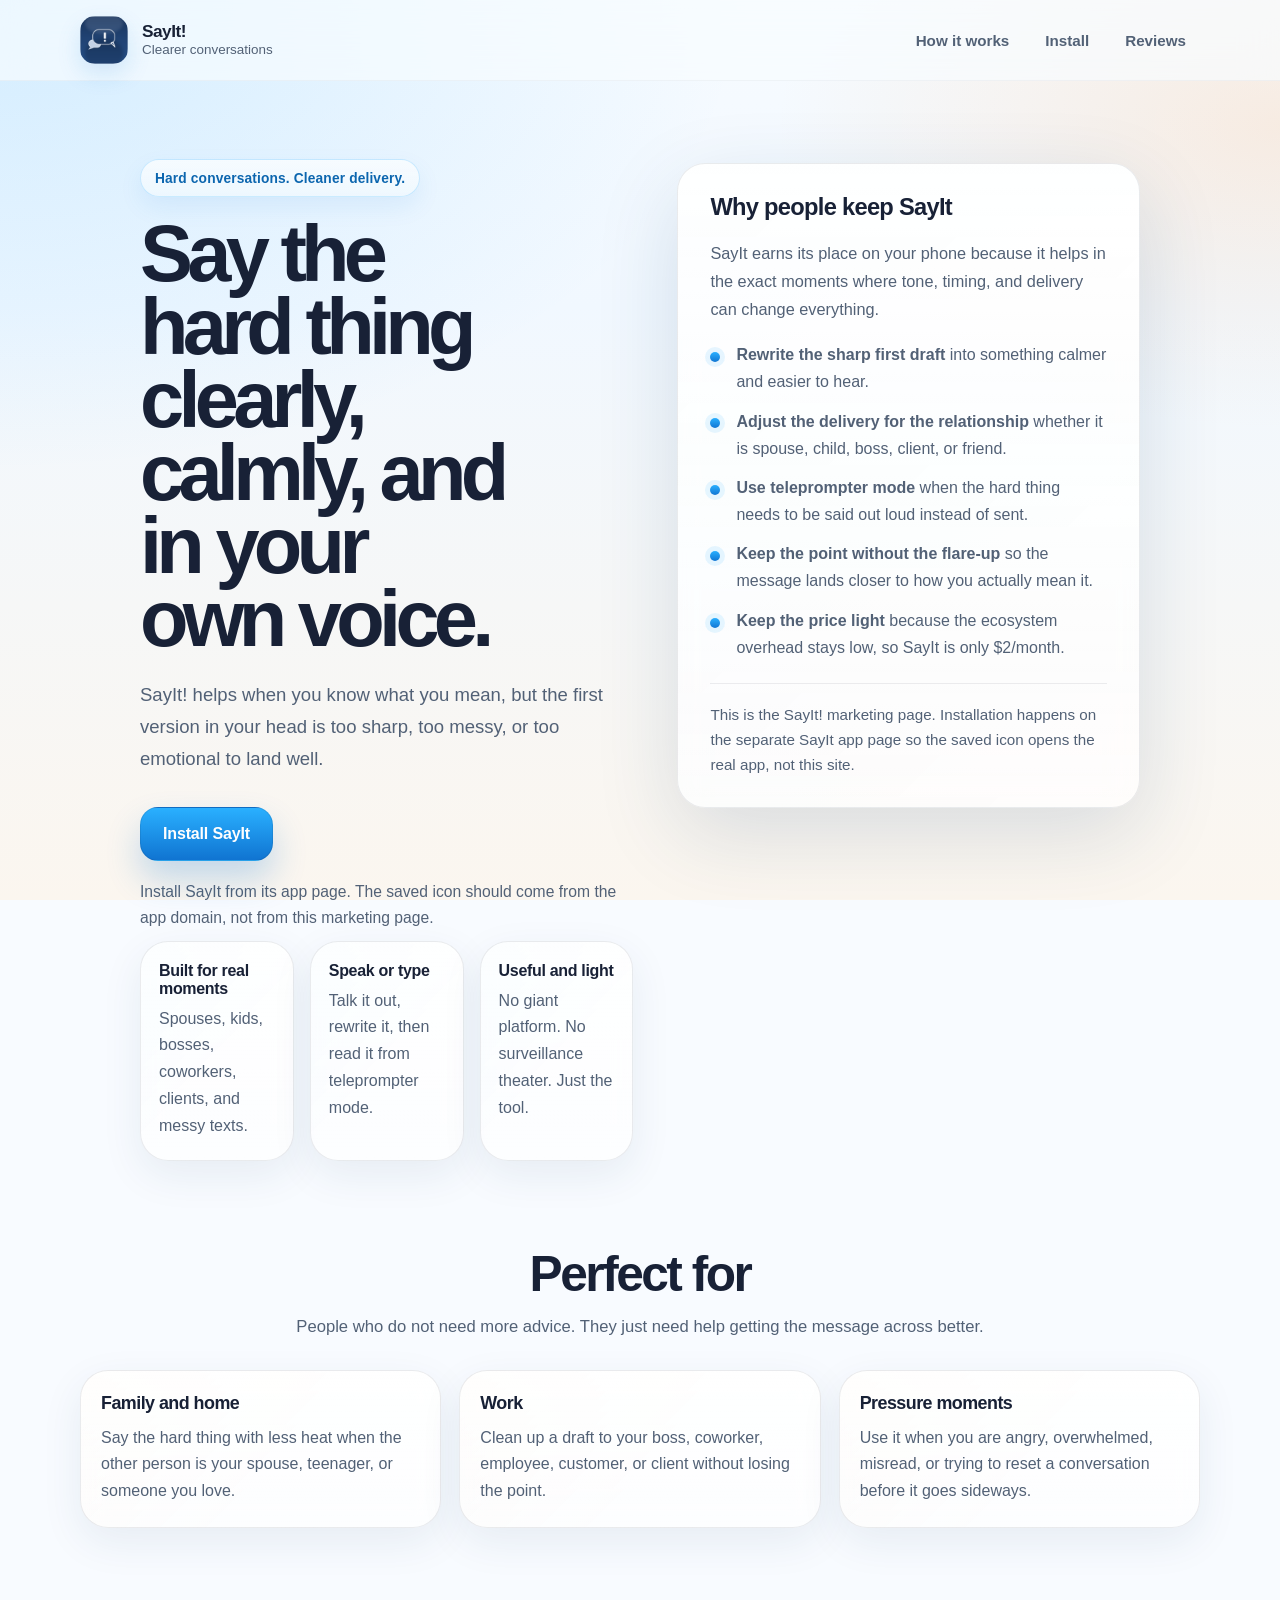
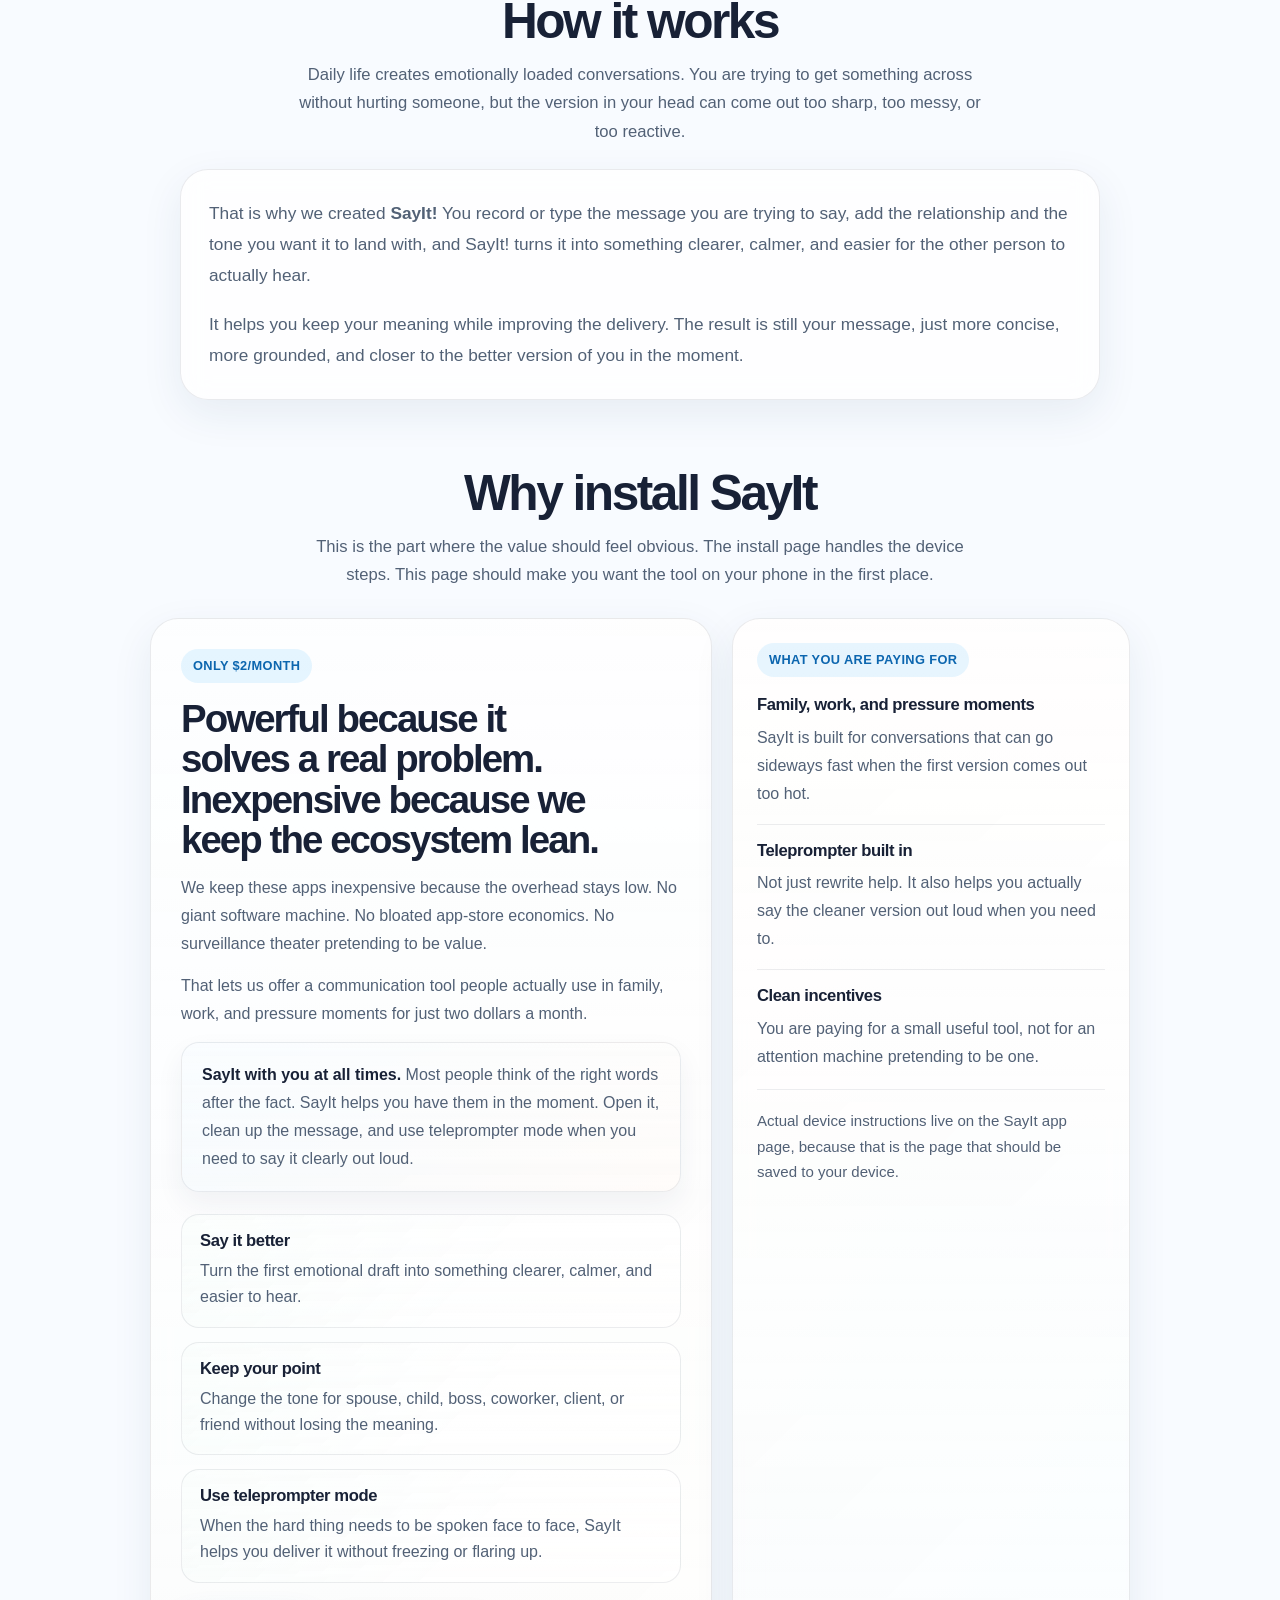
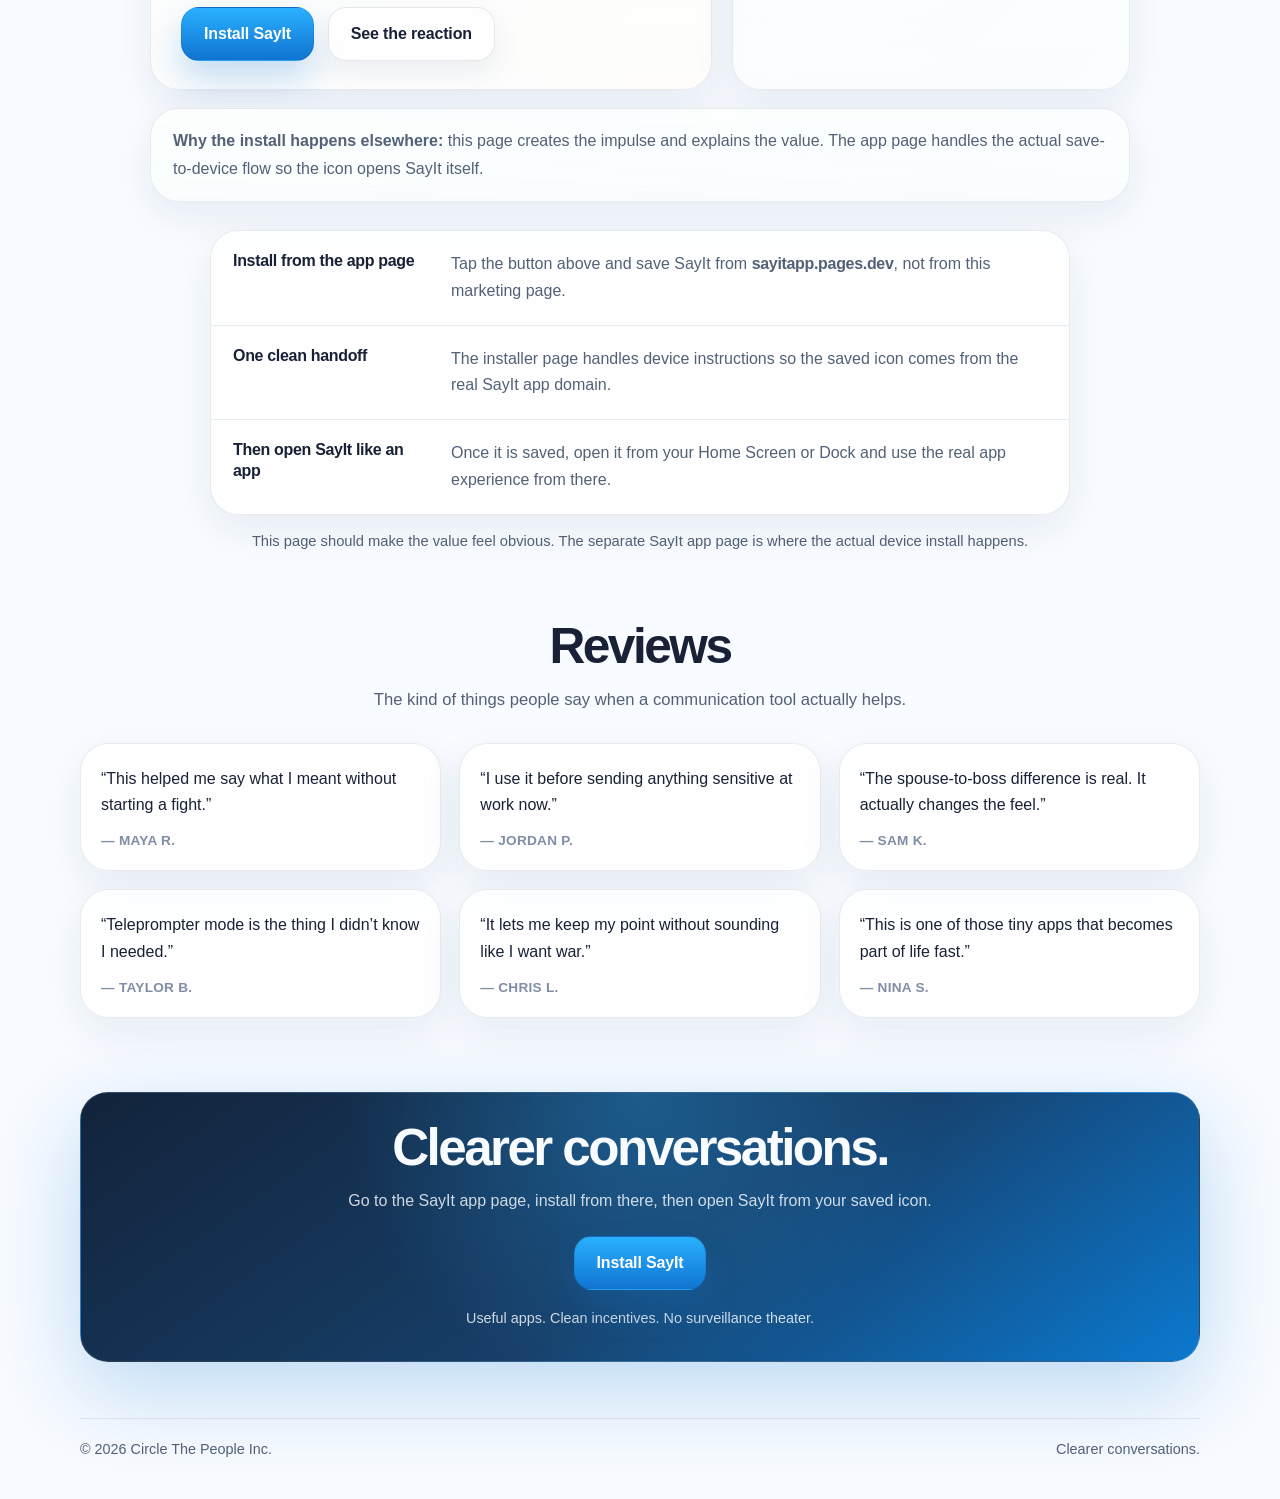
<file: index.html>
<!doctype html>
<html lang="en">
  <head>
    <meta charset="utf-8" />
    <meta name="viewport" content="width=device-width, initial-scale=1, viewport-fit=cover" />
    <title>SayIt! | Clearer conversations</title>

    <meta
      name="description"
      content="SayIt! helps you say the hard thing clearly, calmly, and in your own voice. Install SayIt from its app page, then open it from your device."
    />
    <meta name="theme-color" content="#20a8ff" />

    <meta property="og:title" content="SayIt! | Clearer conversations" />
    <meta
      property="og:description"
      content="Install SayIt from its app page, then open it from your device."
    />
    <meta property="og:type" content="website" />

    <link rel="stylesheet" href="/styles.css" />
    <link rel="icon" type="image/png" href="/SayIt!%20AppIcon.png" />
    <link rel="apple-touch-icon" href="/SayIt!%20AppIcon.png" />
  </head>
  <body class="sayit-install">
    <a class="skip" href="#main">Skip to content</a>

    <header class="sayit-header">
      <div class="sayit-wrap">
        <a class="brand-lockup" href="/" aria-label="SayIt! home">
          <img
            class="brand-mark"
            src="/SayIt!%20AppIcon.png"
            alt="SayIt!"
            width="44"
            height="44"
          />
          <div class="brand-copy">
            <div class="brand-name">SayIt!</div>
            <div class="brand-tag">Clearer conversations</div>
          </div>
        </a>

        <nav class="sayit-nav" aria-label="Primary">
          <a href="#how" class="nav-link">How it works</a>
          <a href="#install" class="nav-link">Install</a>
          <a href="#reviews" class="nav-link">Reviews</a>
        </nav>
      </div>
    </header>

    <main id="main">
      <section class="hero">
        <div class="sayit-wrap hero-grid">
          <div class="hero-copy">
            <div class="pill">Hard conversations. Cleaner delivery.</div>

            <h1 class="hero-title">Say the hard thing clearly, calmly, and in your own voice.</h1>

            <p class="hero-sub">
              SayIt! helps when you know what you mean, but the first version in your head is too
              sharp, too messy, or too emotional to land well.
            </p>

            <div class="cta-row">
              <a class="btn btn-primary" id="downloadButton" href="https://sayitapp.pages.dev/">Install SayIt</a>
            </div>

            <div class="download-note" id="downloadNote">
              Install SayIt from its app page. The saved icon should come from the app domain, not from this marketing page.
            </div>

            <div class="trust-row">
              <div class="trust-item">
                <div class="trust-title">Built for real moments</div>
                <div class="trust-text">Spouses, kids, bosses, coworkers, clients, and messy texts.</div>
              </div>
              <div class="trust-item">
                <div class="trust-title">Speak or type</div>
                <div class="trust-text">Talk it out, rewrite it, then read it from teleprompter mode.</div>
              </div>
              <div class="trust-item">
                <div class="trust-title">Useful and light</div>
                <div class="trust-text">No giant platform. No surveillance theater. Just the tool.</div>
              </div>
            </div>
          </div>

          <div class="hero-card">
            <h2 class="card-title">Why people keep SayIt</h2>
            <p class="card-intro">
              SayIt earns its place on your phone because it helps in the exact moments where tone,
              timing, and delivery can change everything.
            </p>
            <ul class="clean-list">
              <li><strong>Rewrite the sharp first draft</strong> into something calmer and easier to hear.</li>
              <li><strong>Adjust the delivery for the relationship</strong> whether it is spouse, child, boss, client, or friend.</li>
              <li><strong>Use teleprompter mode</strong> when the hard thing needs to be said out loud instead of sent.</li>
              <li><strong>Keep the point without the flare-up</strong> so the message lands closer to how you actually mean it.</li>
              <li><strong>Keep the price light</strong> because the ecosystem overhead stays low, so SayIt is only $2/month.</li>
            </ul>

            <div class="note">
              This is the SayIt! marketing page. Installation happens on the separate SayIt app page
              so the saved icon opens the real app, not this site.
            </div>
          </div>
        </div>
      </section>

      <section class="section">
        <div class="sayit-wrap">
          <h2 class="section-title">Perfect for</h2>
          <p class="section-sub">
            People who do not need more advice. They just need help getting the message across better.
          </p>

          <div class="grid3">
            <div class="tile">
              <h3>Family and home</h3>
              <p>Say the hard thing with less heat when the other person is your spouse, teenager, or someone you love.</p>
            </div>
            <div class="tile">
              <h3>Work</h3>
              <p>Clean up a draft to your boss, coworker, employee, customer, or client without losing the point.</p>
            </div>
            <div class="tile">
              <h3>Pressure moments</h3>
              <p>Use it when you are angry, overwhelmed, misread, or trying to reset a conversation before it goes sideways.</p>
            </div>
          </div>
        </div>
      </section>

      <section class="section" id="how">
        <div class="sayit-wrap">
          <h2 class="section-title">How it works</h2>
          <div class="how-story">
            <p class="section-sub">
              Daily life creates emotionally loaded conversations. You are trying to get something
              across without hurting someone, but the version in your head can come out too sharp,
              too messy, or too reactive.
            </p>

            <div class="how-card">
              <p>
                That is why we created <strong>SayIt!</strong> You record or type the message you
                are trying to say, add the relationship and the tone you want it to land with, and
                SayIt! turns it into something clearer, calmer, and easier for the other person to
                actually hear.
              </p>
              <p>
                It helps you keep your meaning while improving the delivery. The result is still
                your message, just more concise, more grounded, and closer to the better version of
                you in the moment.
              </p>
            </div>
          </div>
        </div>
      </section>

      <section class="section" id="install">
        <div class="sayit-wrap">
          <h2 class="section-title">Why install SayIt</h2>
          <p class="section-sub">
            This is the part where the value should feel obvious. The install page handles the
            device steps. This page should make you want the tool on your phone in the first place.
          </p>

          <div class="value-spotlight">
            <div class="value-copy">
              <div class="value-kicker">Only $2/month</div>
              <h3 class="value-title">
                Powerful because it solves a real problem. Inexpensive because we keep the
                ecosystem lean.
              </h3>
              <p>
                We keep these apps inexpensive because the overhead stays low. No giant software
                machine. No bloated app-store economics. No surveillance theater pretending to be
                value.
              </p>
              <p>
                That lets us offer a communication tool people actually use in family, work, and
                pressure moments for just two dollars a month.
              </p>
              <p class="value-emphasis">
                <strong>SayIt with you at all times.</strong> Most people think of the right words
                after the fact. SayIt helps you have them in the moment. Open it, clean up the
                message, and use teleprompter mode when you need to say it clearly out loud.
              </p>

              <div class="value-points">
                <div class="value-point">
                  <strong>Say it better</strong>
                  <span>Turn the first emotional draft into something clearer, calmer, and easier to hear.</span>
                </div>
                <div class="value-point">
                  <strong>Keep your point</strong>
                  <span>Change the tone for spouse, child, boss, coworker, client, or friend without losing the meaning.</span>
                </div>
                <div class="value-point">
                  <strong>Use teleprompter mode</strong>
                  <span>When the hard thing needs to be spoken face to face, SayIt helps you deliver it without freezing or flaring up.</span>
                </div>
              </div>

              <div class="cta-row">
                <a class="btn btn-primary" href="https://sayitapp.pages.dev/">Install SayIt</a>
                <a class="btn btn-ghost" href="#reviews">See the reaction</a>
              </div>
            </div>

            <div class="value-proof-card">
              <div class="value-proof-kicker">What you are paying for</div>
              <div class="value-proof-stack">
                <div class="value-proof-item">
                  <h3>Family, work, and pressure moments</h3>
                  <p>SayIt is built for conversations that can go sideways fast when the first version comes out too hot.</p>
                </div>
                <div class="value-proof-item">
                  <h3>Teleprompter built in</h3>
                  <p>Not just rewrite help. It also helps you actually say the cleaner version out loud when you need to.</p>
                </div>
                <div class="value-proof-item">
                  <h3>Clean incentives</h3>
                  <p>You are paying for a small useful tool, not for an attention machine pretending to be one.</p>
                </div>
              </div>

              <div class="value-proof-note">
                Actual device instructions live on the SayIt app page, because that is the page
                that should be saved to your device.
              </div>
            </div>
          </div>

          <div class="ecosystem-strip">
            <p>
              <strong>Why the install happens elsewhere:</strong> this page creates the impulse and
              explains the value. The app page handles the actual save-to-device flow so the icon
              opens SayIt itself.
            </p>
          </div>

          <div class="install-simple">
            <div class="install-simple-card">
              <div class="install-simple-row">
                <strong>Install from the app page</strong>
                <span>Tap the button above and save SayIt from <strong>sayitapp.pages.dev</strong>, not from this marketing page.</span>
              </div>
              <div class="install-simple-row">
                <strong>One clean handoff</strong>
                <span>The installer page handles device instructions so the saved icon comes from the real SayIt app domain.</span>
              </div>
              <div class="install-simple-row">
                <strong>Then open SayIt like an app</strong>
                <span>Once it is saved, open it from your Home Screen or Dock and use the real app experience from there.</span>
              </div>
            </div>

            <div class="small-note">
              This page should make the value feel obvious. The separate SayIt app page is where the
              actual device install happens.
            </div>
          </div>
        </div>
      </section>

      <section class="section" id="reviews">
        <div class="sayit-wrap">
          <h2 class="section-title">Reviews</h2>
          <p class="section-sub">The kind of things people say when a communication tool actually helps.</p>

          <div class="reviews-grid">
            <div class="review"><p>“This helped me say what I meant without starting a fight.”</p><span>— Maya R.</span></div>
            <div class="review"><p>“I use it before sending anything sensitive at work now.”</p><span>— Jordan P.</span></div>
            <div class="review"><p>“The spouse-to-boss difference is real. It actually changes the feel.”</p><span>— Sam K.</span></div>
            <div class="review"><p>“Teleprompter mode is the thing I didn’t know I needed.”</p><span>— Taylor B.</span></div>
            <div class="review"><p>“It lets me keep my point without sounding like I want war.”</p><span>— Chris L.</span></div>
            <div class="review"><p>“This is one of those tiny apps that becomes part of life fast.”</p><span>— Nina S.</span></div>
          </div>
        </div>
      </section>

      <section class="final-cta">
        <div class="sayit-wrap final-cta-inner">
          <h2>Clearer conversations.</h2>
          <p>Go to the SayIt app page, install from there, then open SayIt from your saved icon.</p>

          <div class="cta-row">
            <a class="btn btn-primary" id="downloadButtonBottom" href="https://sayitapp.pages.dev/">Install SayIt</a>
          </div>

          <div class="privacy-line">Useful apps. Clean incentives. No surveillance theater.</div>
        </div>
      </section>
    </main>

    <footer class="sayit-footer">
      <div class="sayit-wrap footer-inner">
        <div>&copy; <span data-current-year></span> Circle The People Inc.</div>
        <div class="footer-right">Clearer conversations.</div>
      </div>
    </footer>

    <script>
      (() => {
        const yearNodes = document.querySelectorAll("[data-current-year]");
        const year = String(new Date().getFullYear());
        for (const node of yearNodes) node.textContent = year;
      })();
    </script>
  </body>
</html>
</file>
<file: styles.css>
:root {
  --sky-blue: #20a8ff;
  --white-sand: #f7f4eb;
  --golden-orange: #f39a3d;
  --seafoam-green: #76d8b8;
  --bg: #f7f4eb;
  --bg-strong: #eef8ff;
  --panel: rgba(255, 255, 255, 0.82);
  --panel-strong: rgba(255, 255, 255, 0.92);
  --ink: #171d2a;
  --muted: #506072;
  --line: rgba(23, 29, 42, 0.1);
  --accent: #f39a3d;
  --accent-dark: #1386da;
  --nav-ink: #3c4655;
  --nav-shell: rgba(255, 255, 255, 0.74);
  --shadow: 0 24px 60px rgba(31, 55, 84, 0.14);
}

* {
  box-sizing: border-box;
}

html {
  scroll-behavior: smooth;
}

body {
  margin: 0;
  min-height: 100vh;
  font-family: "SF Pro Text", "SF Pro Display", -apple-system, BlinkMacSystemFont, "Segoe UI", sans-serif;
  color: var(--ink);
  overflow-x: hidden;
  background:
    radial-gradient(circle at top right, rgba(32, 168, 255, 0.24), transparent 30%),
    radial-gradient(circle at 15% 18%, rgba(243, 154, 61, 0.18), transparent 26%),
    radial-gradient(circle at 82% 32%, rgba(118, 216, 184, 0.22), transparent 24%),
    linear-gradient(180deg, #ffffff 0%, var(--bg-strong) 24%, var(--bg) 72%, #fffdf8 100%);
}

a {
  color: inherit;
}

.page-shell {
  width: min(1180px, calc(100% - 32px));
  margin: 0 auto;
  padding: 28px 0 48px;
}

.page-shell-essay {
  width: min(980px, calc(100% - 32px));
}

.site-header {
  display: flex;
  justify-content: center;
  align-items: center;
  gap: 20px;
  margin-bottom: 12px;
  padding: 16px 24px;
  border-radius: 24px;
  background: var(--nav-shell);
  border: 1px solid rgba(255, 255, 255, 0.5);
  box-shadow: 0 18px 40px rgba(18, 31, 47, 0.08);
  backdrop-filter: blur(16px);
}

.top-nav {
  display: flex;
  gap: 18px;
  flex-wrap: wrap;
  align-items: center;
  justify-content: center;
  font-family: "SF Pro Text", "SF Pro Display", -apple-system, BlinkMacSystemFont, "Segoe UI", sans-serif;
  font-size: 15px;
  font-weight: 600;
}

.top-nav a {
  text-decoration: none;
  color: var(--nav-ink);
  padding: 4px 0;
  border-bottom: 1px solid transparent;
  white-space: nowrap;
}

.top-nav a:hover,
.top-nav a:focus-visible {
  border-bottom-color: rgba(23, 29, 42, 0.24);
}

.apple-home {
  display: grid;
  gap: 72px;
  padding: 28px 0 10px;
}

.eyebrow,
.essay-deck {
  font-family: "SF Pro Text", "SF Pro Display", -apple-system, BlinkMacSystemFont, "Segoe UI", sans-serif;
}

.eyebrow {
  margin: 0 0 14px;
  text-transform: uppercase;
  letter-spacing: 0.16em;
  font-size: 12px;
  font-weight: 600;
  color: var(--accent-dark);
}

.apple-hero,
.statement-band,
.product-band,
.story-band,
.about-band,
.closing-band,
.essay-article,
.site-footer {
  position: relative;
}

.apple-hero {
  padding: 24px 0 22px;
  display: grid;
  justify-items: center;
  text-align: center;
}

.hero-logo {
  width: clamp(220px, 34vw, 320px);
  height: auto;
  display: block;
  margin-bottom: 10px;
}

.apple-hero::before,
.product-band::before {
  content: "";
  position: absolute;
  inset: 0;
  border-radius: 36px;
  background:
    radial-gradient(circle at top right, rgba(32, 168, 255, 0.16), transparent 34%),
    radial-gradient(circle at left center, rgba(243, 154, 61, 0.1), transparent 28%),
    radial-gradient(circle at 72% 28%, rgba(118, 216, 184, 0.12), transparent 22%);
  z-index: -1;
}

.apple-hero h1,
.statement-copy h2,
.product-intro h2,
.story-band-copy h2,
.about-copy h2,
.closing-band h2,
.essay-article h1 {
  margin: 0;
  font-family: "SF Pro Display", "SF Pro Text", -apple-system, BlinkMacSystemFont, "Segoe UI", sans-serif;
  line-height: 0.96;
  letter-spacing: -0.05em;
}

.apple-hero h1 {
  max-width: 9ch;
  font-size: clamp(3.8rem, 9vw, 6.6rem);
}

.hero-subhead {
  margin: 18px 0 0;
  max-width: 18ch;
  font-family: "SF Pro Display", "SF Pro Text", -apple-system, BlinkMacSystemFont, "Segoe UI", sans-serif;
  font-size: clamp(1.45rem, 3vw, 2rem);
  line-height: 1.15;
  letter-spacing: -0.03em;
  color: #273346;
}

.hero-body,
.statement-copy p,
.product-intro p,
.story-band-copy p,
.about-copy p,
.closing-band p,
.about-listing li,
.statement-side li,
.product-meta li,
.site-footer p {
  font-family: "SF Pro Text", "SF Pro Display", -apple-system, BlinkMacSystemFont, "Segoe UI", sans-serif;
  color: var(--muted);
  line-height: 1.7;
}

.hero-body {
  margin: 18px 0 0;
  max-width: 34rem;
  font-size: 1.08rem;
}

.hero-links {
  display: flex;
  gap: 20px;
  flex-wrap: wrap;
  margin-top: 28px;
  justify-content: center;
}

.product-actions {
  display: grid;
  gap: 12px;
}

.product-band-heading {
  display: grid;
  gap: 8px;
  justify-items: center;
}

.product-band-note {
  margin: 0;
  color: var(--muted);
  font-size: 0.98rem;
}

.product-jump {
  display: grid;
  gap: 8px;
  width: min(100%, 20rem);
  margin-top: 10px;
}

.product-jump span {
  font-size: 0.92rem;
  font-weight: 600;
  color: var(--nav-ink);
}

.product-jump select {
  width: 100%;
  min-height: 48px;
  padding: 0 16px;
  border: 1px solid rgba(23, 29, 42, 0.14);
  border-radius: 14px;
  background: rgba(255, 255, 255, 0.82);
  color: var(--ink);
  font: inherit;
  box-shadow: 0 10px 24px rgba(31, 55, 84, 0.08);
}

.product-carousel {
  position: relative;
  display: grid;
  width: 100%;
  min-height: 28rem;
  max-width: 42rem;
  align-items: start;
}

.product-slide {
  display: grid;
  grid-area: 1 / 1;
  gap: 32px;
  width: 100%;
  opacity: 0;
  visibility: hidden;
  pointer-events: none;
  transition: opacity 0.5s ease;
}

.product-slide.is-active {
  opacity: 1;
  visibility: visible;
  pointer-events: auto;
}

.product-intro,
.product-meta {
  width: 100%;
}

.product-meta {
  max-width: 32rem;
  justify-items: center;
}

.product-meta ul {
  width: min(100%, 30rem);
  margin: 0;
  padding-left: 0;
  list-style: none;
  text-align: center;
  display: grid;
  gap: 14px;
  justify-items: center;
}

.product-meta li {
  max-width: 30rem;
}

.product-intro .eyebrow,
.product-intro h2,
.product-intro p,
.product-actions {
  text-align: center;
}

.product-actions {
  display: grid;
  gap: 18px;
  justify-items: center;
  margin-top: 8px;
}

.carousel-dots {
  display: flex;
  justify-content: center;
  gap: 10px;
}

.carousel-dot {
  width: 12px;
  height: 12px;
  padding: 0;
  border: 0;
  border-radius: 999px;
  background: rgba(23, 29, 42, 0.18);
  cursor: pointer;
}

.carousel-dot.is-active {
  background: var(--accent-dark);
  transform: scale(1.08);
}

.cta-primary,
.cta-secondary {
  display: inline-flex;
  align-items: center;
  min-height: 44px;
  text-decoration: none;
  font-family: "SF Pro Text", "SF Pro Display", -apple-system, BlinkMacSystemFont, "Segoe UI", sans-serif;
  font-weight: 600;
}

.cta-primary {
  padding: 0 20px;
  border-radius: 12px;
  background: linear-gradient(135deg, var(--golden-orange), #ffb35b);
  color: #fffdfa;
  box-shadow: 0 16px 28px rgba(243, 154, 61, 0.24);
}

.cta-secondary {
  min-height: 32px;
  padding: 0 8px 4px;
  color: var(--ink);
  border-bottom: 1px solid rgba(23, 29, 42, 0.24);
}

.proof-band {
  display: grid;
  grid-template-columns: repeat(3, minmax(0, 1fr));
  gap: 28px;
  padding: 10px 0 0;
}

.proof-item {
  padding-right: 18px;
  border-right: 1px solid rgba(23, 29, 42, 0.1);
}

.proof-item:last-child {
  border-right: 0;
}

.proof-item span,
.story-link {
  font-family: "SF Pro Text", "SF Pro Display", -apple-system, BlinkMacSystemFont, "Segoe UI", sans-serif;
  font-weight: 600;
  color: var(--ink);
}

.proof-item p {
  margin: 8px 0 0;
  font-family: "SF Pro Text", "SF Pro Display", -apple-system, BlinkMacSystemFont, "Segoe UI", sans-serif;
  color: var(--muted);
  line-height: 1.6;
}

.statement-band,
.product-band,
.story-band,
.about-band {
  display: grid;
  gap: 32px;
}

.statement-copy h2,
.product-intro h2,
.story-band-copy h2,
.about-copy h2,
.closing-band h2 {
  font-size: clamp(2.8rem, 6vw, 4.8rem);
}

.statement-band,
.about-band,
.product-band,
.story-band,
.closing-band {
  grid-template-columns: 1fr;
  justify-items: center;
  text-align: center;
}

.product-intro {
  justify-self: center;
  max-width: 32rem;
}

.product-meta {
  justify-self: center;
  justify-items: center;
}

.product-actions {
  justify-items: center;
}

.statement-copy,
.about-copy,
.product-intro,
.story-band-copy,
.closing-band {
  max-width: 48rem;
}

.statement-copy p,
.about-copy p,
.closing-band p {
  max-width: 42rem;
  font-size: 1.08rem;
}

.statement-side,
.about-listing {
  padding-top: 0;
  max-width: 42rem;
}

.statement-side ul,
.about-listing ul,
.product-meta ul {
  margin: 0;
  padding-left: 18px;
  display: grid;
  gap: 14px;
  text-align: left;
}

.product-band,
.story-band {
  align-items: end;
  padding: 22px 0 6px;
}

.product-intro p {
  max-width: 40rem;
  font-size: 1.1rem;
}

.product-meta {
  display: grid;
  gap: 20px;
  justify-items: center;
}

.story-band {
  padding-top: 4px;
  border-top: 1px solid rgba(23, 29, 42, 0.1);
}

.story-band-copy p {
  max-width: 36rem;
}

.story-link {
  text-decoration: none;
  border-bottom: 1px solid rgba(23, 29, 42, 0.22);
  align-self: center;
}

.closing-band {
  padding-top: 8px;
  max-width: 62rem;
  margin-left: auto;
  margin-right: auto;
  justify-items: center;
  text-align: center;
}

.closing-band .eyebrow {
  width: 100%;
  text-align: center;
}

.closing-band h2 {
  max-width: 11ch;
  margin-left: auto;
  margin-right: auto;
  text-align: center;
}

.closing-band p {
  max-width: 42rem;
  font-size: 1.02rem;
  margin-left: auto;
  margin-right: auto;
  text-align: center;
}

.essay-layout {
  display: grid;
  gap: 20px;
}

.essay-topbar {
  display: flex;
  justify-content: flex-start;
}

.essay-back-link {
  margin-top: 0;
}

.essay-article {
  padding: 44px 40px 52px;
  background:
    radial-gradient(circle at top right, rgba(32, 168, 255, 0.14), transparent 32%),
    radial-gradient(circle at left top, rgba(243, 154, 61, 0.1), transparent 24%),
    linear-gradient(180deg, rgba(255, 255, 255, 0.96), rgba(247, 244, 235, 0.94));
}

.essay-brand {
  display: grid;
  justify-items: center;
  margin-bottom: 18px;
}

.essay-brand-logo {
  width: clamp(220px, 28vw, 320px);
  height: auto;
  display: block;
}

.essay-hero {
  display: grid;
  grid-template-columns: minmax(280px, 1fr) minmax(320px, 1fr);
  gap: 28px;
  align-items: center;
  margin-bottom: 18px;
}

.essay-hero-image {
  border-radius: 28px;
  overflow: hidden;
  background:
    radial-gradient(circle at top left, rgba(32, 168, 255, 0.18), transparent 34%),
    linear-gradient(180deg, rgba(240, 247, 255, 0.95), rgba(255, 255, 255, 0.88));
  border: 1px solid var(--line);
  box-shadow: 0 20px 44px rgba(31, 55, 84, 0.12);
}

.essay-hero-image img {
  display: block;
  width: 100%;
  height: 100%;
  min-height: 420px;
  object-fit: cover;
  object-position: center;
  filter: grayscale(1) contrast(1.05);
}

.essay-hero-copy {
  display: grid;
  gap: 10px;
}

.essay-article h1 {
  font-size: clamp(2.9rem, 6vw, 4.6rem);
  text-align: left;
}

.essay-deck {
  margin: 0;
  text-align: left;
}

.essay-article h2 {
  margin: 46px 0 16px;
  font-size: clamp(1.95rem, 3vw, 2.5rem);
  line-height: 1.15;
  letter-spacing: -0.03em;
}

.essay-article p {
  margin: 0 0 18px;
  font-size: 1.1rem;
}

.essay-article > :not(.essay-hero) {
  max-width: 44rem;
  margin-left: auto;
  margin-right: auto;
}

.essay-article .lead {
  font-size: 1.18rem;
  color: var(--ink);
  text-align: center;
}

.essay-article .break {
  height: 1px;
  margin: 34px 0 10px;
  background: linear-gradient(90deg, transparent, rgba(31, 28, 24, 0.16), transparent);
}

.essay-callout {
  margin: 30px 0 8px;
  padding: 24px 24px 8px;
  background: rgba(255, 255, 255, 0.52);
  border: 1px solid var(--line);
  border-radius: 18px;
}

.essay-article h2,
.essay-article p,
.essay-final-line,
.essay-bottom-link {
  text-align: center;
}

.essay-final-line {
  margin-top: 30px;
  padding-top: 22px;
  border-top: 1px solid rgba(31, 28, 24, 0.12);
  font-size: 1.18rem;
}

.essay-bottom-link {
  margin-top: 26px;
}

.hero {
  display: grid;
  grid-template-columns: minmax(0, 1.15fr) minmax(280px, 0.85fr);
  gap: 24px;
  align-items: stretch;
  margin-bottom: 24px;
}

.hero-copy,
.hero-card,
.story-card,
.product-card,
.principle,
.site-footer {
  border: 1px solid var(--line);
  border-radius: 24px;
  background: var(--panel);
  backdrop-filter: blur(10px);
  box-shadow: var(--shadow);
}

.hero-copy {
  padding: 36px;
}

.eyebrow,
.section-kicker,
.hero-card-label {
  margin: 0 0 12px;
  font-family: Arial, Helvetica, sans-serif;
  text-transform: uppercase;
  letter-spacing: 0.12em;
  font-size: 12px;
  color: var(--accent-dark);
}

.hero-copy h1,
.section-heading h2,
.story-card h2 {
  margin: 0;
  font-size: clamp(2.8rem, 7vw, 5rem);
  line-height: 0.95;
  letter-spacing: -0.04em;
}

.hero-text,
.story-card p,
.product-card p,
.principle p,
.site-footer p {
  font-family: Arial, Helvetica, sans-serif;
  line-height: 1.7;
  color: var(--muted);
}

.hero-text {
  margin: 20px 0 0;
  max-width: 60ch;
  font-size: 17px;
}

.hero-actions {
  display: flex;
  gap: 12px;
  flex-wrap: wrap;
  margin-top: 24px;
}

.hero-card {
  padding: 28px;
  background: linear-gradient(180deg, rgba(255, 249, 242, 0.96), rgba(239, 226, 213, 0.86));
}

.signal-list {
  margin: 16px 0 0;
  padding: 0;
  list-style: none;
  display: grid;
  gap: 14px;
  font-family: Arial, Helvetica, sans-serif;
}

.signal-list li {
  padding-bottom: 14px;
  border-bottom: 1px solid var(--line);
}

.section-grid,
.about-section,
.product-section,
.principles-section {
  margin-top: 24px;
}

.front-story {
  width: min(900px, 100%);
  margin: 32px auto 0;
}

.front-story-card {
  background: #f7f1e6;
  border: 1px solid var(--line);
  border-radius: 20px;
  box-shadow: var(--shadow);
  padding: 50px 48px;
}

.front-story-card h1 {
  margin: 0 0 18px;
  color: #000;
  font-size: clamp(2.8rem, 7vw, 4rem);
  text-align: center;
  line-height: 1.05;
  letter-spacing: -0.04em;
}

.front-story-card h2 {
  margin: 40px 0 18px;
  color: #000;
  font-size: clamp(2rem, 4vw, 2.5rem);
  line-height: 1.15;
}

.front-story-card p {
  margin: 0 0 18px;
  color: #000;
  font-size: 18px;
  line-height: 1.8;
}

.front-story-deck {
  text-align: center;
  margin-bottom: 36px;
}

.front-story-emphasis {
  font-weight: 700;
}

.front-story-close {
  font-size: 20px;
}

.front-story-actions {
  display: flex;
  gap: 12px;
  flex-wrap: wrap;
  margin-top: 30px;
}

.section-grid {
  display: grid;
  grid-template-columns: 1.3fr 1fr 1fr;
  gap: 20px;
}

.story-card,
.about-card,
.product-card,
.principle {
  padding: 28px;
}

.story-card-wide {
  background: var(--panel-strong);
}

.story-card h2 {
  font-size: clamp(2rem, 5vw, 3.4rem);
  margin-bottom: 12px;
}

.story-card h3,
.about-card h2,
.product-card h3,
.principle h3 {
  margin: 0 0 8px;
  font-size: 1.5rem;
}

.about-card {
  border: 1px solid var(--line);
  border-radius: 24px;
  background: rgba(255, 251, 246, 0.8);
  backdrop-filter: blur(10px);
  box-shadow: var(--shadow);
}

.about-card h2 {
  font-size: clamp(2rem, 4.8vw, 3.1rem);
  line-height: 1.05;
  letter-spacing: -0.03em;
  margin-bottom: 18px;
}

.about-card p {
  font-family: Arial, Helvetica, sans-serif;
  line-height: 1.8;
  color: var(--muted);
  font-size: 18px;
  max-width: 900px;
}

.section-heading {
  display: grid;
  gap: 8px;
  margin-bottom: 18px;
}

.section-heading h2 {
  font-size: clamp(2rem, 5.4vw, 3.6rem);
}

.product-grid,
.principle-grid {
  display: grid;
  gap: 20px;
}

.product-grid {
  grid-template-columns: repeat(3, minmax(0, 1fr));
}

.product-card a,
.product-card span {
  display: inline-flex;
  margin-top: 16px;
  font-family: Arial, Helvetica, sans-serif;
  font-weight: 700;
  color: var(--accent-dark);
  text-decoration: none;
}

.principle-grid {
  grid-template-columns: repeat(2, minmax(0, 1fr));
}

.site-footer {
  margin-top: 28px;
  padding: 20px 24px;
  background: rgba(255, 255, 255, 0.76);
  display: grid;
  justify-items: center;
  text-align: center;
}

.site-footer p {
  margin: 0;
}

.fallback-shell {
  min-height: 100vh;
  display: grid;
  place-items: center;
  gap: 12px;
  font-family: Arial, Helvetica, sans-serif;
}

@media (max-width: 960px) {
  .hero,
  .section-grid,
  .product-grid,
  .principle-grid,
  .proof-band,
  .statement-band,
  .about-band,
  .product-band,
  .story-band {
    grid-template-columns: 1fr;
  }

  .site-header {
    justify-content: center;
    align-items: center;
    border-radius: 16px;
    margin-bottom: 4px;
    padding: 12px 14px;
  }

  .top-nav {
    width: 100%;
    display: grid;
    grid-template-columns: repeat(4, minmax(0, 1fr));
    gap: 10px;
    justify-content: initial;
    font-size: 13px;
  }

  .essay-hero {
    grid-template-columns: 1fr;
  }

  .page-shell-essay .top-nav {
    grid-template-columns: repeat(3, minmax(0, 1fr));
  }

  .statement-side,
  .about-listing {
    padding-top: 0;
  }

  .proof-item {
    padding-right: 0;
    border-right: 0;
    border-bottom: 1px solid rgba(23, 29, 42, 0.1);
    padding-bottom: 18px;
  }

  .proof-item:last-child {
    border-bottom: 0;
    padding-bottom: 0;
  }

  .front-story-card {
    padding: 34px 22px;
  }

  .front-story-card p,
  .front-story-close {
    font-size: 17px;
  }

  .apple-hero,
  .statement-band,
  .product-band,
  .story-band,
  .about-band,
  .closing-band,
  .essay-article {
    padding: 28px 22px;
  }

  .apple-home {
    gap: 48px;
    padding-top: 12px;
  }

  .product-carousel {
    min-height: 31rem;
  }

  .hero-logo {
    width: min(198px, 48vw);
    margin-bottom: 2px;
  }

  .essay-brand {
    margin-bottom: 10px;
  }

  .essay-brand-logo {
    width: min(210px, 54vw);
  }

  .apple-hero h1 {
    max-width: 8ch;
    font-size: clamp(3rem, 15vw, 4.2rem);
  }

  .hero-subhead {
    margin-top: 10px;
    font-size: 1.15rem;
  }

  .hero-body {
    margin-top: 12px;
    font-size: 1rem;
  }
}

/* SayIt marketing visual refresh */
html body.sayit-install {
  --sayitm-ink: #182136;
  --sayitm-copy: #526176;
  --sayitm-soft: #7f8ea4;
  --sayitm-brand: #1ca5ff;
  --sayitm-brand-deep: #1176d3;
  --sayitm-brand-wash: rgba(28, 165, 255, 0.12);
  --sayitm-warm: #ffb26e;
  --sayitm-warm-wash: rgba(255, 178, 110, 0.12);
  --sayitm-border: rgba(24, 33, 54, 0.09);
  --sayitm-card: rgba(255, 255, 255, 0.78);
  --sayitm-card-strong: rgba(255, 255, 255, 0.92);
  --sayitm-shadow: 0 26px 84px rgba(24, 62, 105, 0.14);
  --sayitm-shadow-soft: 0 14px 42px rgba(24, 62, 105, 0.08);
  --sayitm-radius: 28px;
  margin: 0;
  min-height: 100%;
  color: var(--sayitm-ink);
  font-family:
    "Avenir Next",
    "SF Pro Display",
    "Segoe UI",
    "Helvetica Neue",
    Arial,
    sans-serif;
  -webkit-font-smoothing: antialiased;
  -moz-osx-font-smoothing: grayscale;
  overflow-x: hidden;
  background-color: #f8fbff;
  background-image:
    radial-gradient(1200px 760px at 0% 0%, rgba(28, 165, 255, 0.16), transparent 62%),
    radial-gradient(900px 540px at 100% 14%, rgba(255, 178, 110, 0.2), transparent 56%),
    linear-gradient(180deg, #f7fbff 0%, #f1f8ff 34%, #fbf6ef 100%);
  background-attachment: fixed;
}

html body.sayit-install,
html body.sayit-install main,
html body.sayit-install section,
html body.sayit-install div,
html body.sayit-install nav,
html body.sayit-install a,
html body.sayit-install p,
html body.sayit-install h1,
html body.sayit-install h2,
html body.sayit-install h3,
html body.sayit-install ul,
html body.sayit-install li,
html body.sayit-install footer {
  box-sizing: border-box;
}

html body.sayit-install img {
  display: block;
  max-width: 100%;
  height: auto;
}

html body.sayit-install a {
  color: inherit;
}

html body.sayit-install .skip {
  position: absolute;
  left: -9999px;
  top: auto;
  width: 1px;
  height: 1px;
  overflow: hidden;
}

html body.sayit-install .skip:focus {
  left: 18px;
  top: 18px;
  width: auto;
  height: auto;
  padding: 10px 14px;
  border-radius: 999px;
  background: rgba(255, 255, 255, 0.98);
  color: var(--sayitm-ink);
  border: 1px solid rgba(17, 118, 211, 0.18);
  box-shadow: var(--sayitm-shadow-soft);
  z-index: 1000;
}

html body.sayit-install .sayit-wrap {
  width: min(1120px, calc(100vw - 36px));
  margin: 0 auto;
}

html body.sayit-install .sayit-header {
  position: sticky;
  top: 0;
  z-index: 20;
  backdrop-filter: blur(18px);
  -webkit-backdrop-filter: blur(18px);
  background: rgba(248, 252, 255, 0.68);
  border-bottom: 1px solid rgba(24, 33, 54, 0.04);
}

html body.sayit-install .sayit-header .sayit-wrap {
  display: flex;
  align-items: center;
  justify-content: space-between;
  gap: 20px;
  padding: 16px 0;
}

html body.sayit-install .brand-lockup {
  display: inline-flex;
  align-items: center;
  gap: 14px;
  text-decoration: none;
}

html body.sayit-install .brand-mark {
  width: 48px;
  height: 48px;
  border-radius: 15px;
  object-fit: cover;
  box-shadow: 0 10px 24px rgba(17, 118, 211, 0.14);
}

html body.sayit-install .brand-copy {
  display: grid;
  gap: 2px;
}

html body.sayit-install .brand-name {
  font-size: 1.08rem;
  font-weight: 800;
  line-height: 1;
  letter-spacing: -0.03em;
}

html body.sayit-install .brand-tag {
  color: var(--sayitm-copy);
  font-size: 0.84rem;
}

html body.sayit-install .sayit-nav {
  display: inline-flex;
  align-items: center;
  gap: 8px;
  flex-wrap: wrap;
}

html body.sayit-install .nav-link {
  display: inline-flex;
  align-items: center;
  justify-content: center;
  min-height: 40px;
  padding: 0 14px;
  border-radius: 999px;
  text-decoration: none;
  color: var(--sayitm-copy);
  font-size: 0.95rem;
  font-weight: 600;
  transition:
    background-color 0.18s ease,
    color 0.18s ease,
    transform 0.18s ease;
}

html body.sayit-install .nav-link:hover,
html body.sayit-install .nav-link:focus-visible {
  color: var(--sayitm-ink);
  background: rgba(255, 255, 255, 0.74);
  transform: translateY(-1px);
}

html body.sayit-install main#main {
  position: relative;
}

html body.sayit-install .hero,
html body.sayit-install .section,
html body.sayit-install .final-cta {
  scroll-margin-top: 92px;
}

html body.sayit-install .hero {
  display: block;
  margin-bottom: 0;
  padding: 78px 0 54px;
}

html body.sayit-install .hero-grid {
  display: grid;
  grid-template-columns: minmax(0, 0.96fr) minmax(360px, 0.9fr);
  gap: 30px 44px;
  align-items: start;
  width: min(100%, 1000px);
  max-width: 1000px;
  margin: 0 auto;
}

html body.sayit-install .hero-copy {
  position: relative;
  z-index: 1;
  width: 100%;
  max-width: 560px;
  margin: 0;
  padding: 0;
  border: 0;
  border-radius: 0;
  background: transparent;
  box-shadow: none;
  backdrop-filter: none;
  -webkit-backdrop-filter: none;
  text-align: left;
  justify-self: center;
}

html body.sayit-install .pill {
  display: inline-flex;
  align-items: center;
  justify-content: center;
  min-height: 38px;
  padding: 0 14px;
  margin: 0 0 20px;
  border-radius: 999px;
  border: 1px solid rgba(28, 165, 255, 0.2);
  background:
    linear-gradient(180deg, rgba(255, 255, 255, 0.82), rgba(255, 255, 255, 0.68)),
    var(--sayitm-brand-wash);
  color: #0c66af;
  font-size: 0.86rem;
  font-weight: 800;
  letter-spacing: 0.01em;
  box-shadow: 0 10px 24px rgba(17, 118, 211, 0.08);
}

html body.sayit-install .hero-title {
  margin: 0;
  max-width: 8.4ch;
  font-size: clamp(3.6rem, 6.2vw, 5.6rem);
  line-height: 0.92;
  letter-spacing: -0.072em;
  text-wrap: balance;
}

html body.sayit-install .hero-sub {
  max-width: 36rem;
  margin: 24px 0 0;
  color: var(--sayitm-copy);
  font-size: 1.16rem;
  line-height: 1.72;
}

html body.sayit-install .cta-row {
  display: flex;
  flex-wrap: wrap;
  align-items: center;
  justify-content: flex-start;
  gap: 14px;
  margin-top: 32px;
}

html body.sayit-install .btn {
  position: relative;
  display: inline-flex;
  align-items: center;
  justify-content: center;
  min-height: 54px;
  padding: 0 22px;
  border-radius: 18px;
  border: 1px solid rgba(24, 33, 54, 0.1);
  text-decoration: none;
  font-size: 1rem;
  font-weight: 800;
  letter-spacing: -0.01em;
  transition:
    transform 0.16s ease,
    box-shadow 0.2s ease,
    background-color 0.2s ease,
    color 0.2s ease;
}

html body.sayit-install .btn:hover,
html body.sayit-install .btn:focus-visible {
  transform: translateY(-1px);
}

html body.sayit-install .btn-primary {
  color: #fefefe;
  background: linear-gradient(180deg, #2ab0ff 0%, #1074d1 100%);
  box-shadow: 0 18px 34px rgba(17, 118, 211, 0.24);
}

html body.sayit-install .btn-ghost {
  color: var(--sayitm-ink);
  background: rgba(255, 255, 255, 0.76);
  box-shadow: 0 12px 28px rgba(24, 62, 105, 0.08);
}

html body.sayit-install .download-note {
  max-width: 42rem;
  margin: 18px 0 0;
  color: var(--sayitm-copy);
  font-size: 0.98rem;
  line-height: 1.65;
  text-align: left;
}

html body.sayit-install .trust-row {
  display: grid;
  grid-template-columns: repeat(3, minmax(0, 1fr));
  gap: 16px;
  grid-column: 1 / -1;
  width: 100%;
  max-width: 960px;
  margin: 10px 0 0;
}

html body.sayit-install .trust-item,
html body.sayit-install .tile,
html body.sayit-install .review,
html body.sayit-install .hero-card,
html body.sayit-install .how-card,
html body.sayit-install .install-simple-card,
html body.sayit-install .final-cta-inner {
  border: 1px solid var(--sayitm-border);
  border-radius: var(--sayitm-radius);
  background: var(--sayitm-card);
  box-shadow: var(--sayitm-shadow-soft);
  backdrop-filter: blur(14px);
  -webkit-backdrop-filter: blur(14px);
}

html body.sayit-install .trust-item {
  padding: 20px 18px;
  background:
    linear-gradient(180deg, rgba(255, 255, 255, 0.9), rgba(255, 255, 255, 0.68)),
    linear-gradient(135deg, var(--sayitm-brand-wash), transparent 54%);
}

html body.sayit-install .trust-title {
  margin: 0 0 8px;
  font-size: 1rem;
  font-weight: 800;
  letter-spacing: -0.02em;
}

html body.sayit-install .trust-text,
html body.sayit-install .tile p,
html body.sayit-install .review p,
html body.sayit-install .install-simple-row span {
  margin: 0;
  color: var(--sayitm-copy);
  line-height: 1.68;
}

html body.sayit-install .hero-card {
  position: relative;
  overflow: hidden;
  width: 100%;
  max-width: none;
  margin: 4px 0 0;
  padding: 30px 32px;
  background:
    linear-gradient(180deg, rgba(255, 255, 255, 0.96), rgba(255, 255, 255, 0.84)),
    linear-gradient(135deg, rgba(28, 165, 255, 0.12), rgba(255, 178, 110, 0.08));
  box-shadow: var(--sayitm-shadow);
  text-align: left;
}

html body.sayit-install .hero-card::before {
  content: "";
  position: absolute;
  inset: -40% auto auto 62%;
  width: 220px;
  height: 220px;
  border-radius: 999px;
  background: radial-gradient(circle, rgba(28, 165, 255, 0.16), transparent 68%);
  pointer-events: none;
}

html body.sayit-install .card-title {
  position: relative;
  margin: 0 0 18px;
  font-size: 1.48rem;
  letter-spacing: -0.03em;
}

html body.sayit-install .card-intro {
  position: relative;
  z-index: 1;
  margin: 0 0 18px;
  color: var(--sayitm-copy);
  font-size: 1.02rem;
  line-height: 1.72;
}

html body.sayit-install .clean-list {
  position: relative;
  z-index: 1;
  margin: 0;
  padding: 0;
  list-style: none;
  text-align: left;
}

html body.sayit-install .clean-list li {
  position: relative;
  padding-left: 26px;
  color: var(--sayitm-copy);
  line-height: 1.7;
}

html body.sayit-install .clean-list li + li {
  margin-top: 12px;
}

html body.sayit-install .clean-list li::before {
  content: "";
  position: absolute;
  left: 0;
  top: 0.68em;
  width: 10px;
  height: 10px;
  border-radius: 999px;
  background: linear-gradient(180deg, #2ab0ff 0%, #1176d3 100%);
  box-shadow: 0 0 0 5px rgba(28, 165, 255, 0.1);
}

html body.sayit-install .note {
  position: relative;
  z-index: 1;
  margin-top: 22px;
  padding-top: 18px;
  border-top: 1px solid rgba(24, 33, 54, 0.08);
  color: var(--sayitm-copy);
  font-size: 0.95rem;
  line-height: 1.65;
  text-align: left;
}

html body.sayit-install .section {
  padding: 34px 0;
}

html body.sayit-install .section-title {
  margin: 0;
  font-size: clamp(2rem, 4vw, 3.1rem);
  line-height: 1.02;
  letter-spacing: -0.05em;
  text-align: center;
  text-wrap: balance;
}

html body.sayit-install .section-sub {
  max-width: 43rem;
  margin: 14px auto 0;
  color: var(--sayitm-copy);
  font-size: 1.04rem;
  line-height: 1.72;
  text-align: center;
}

html body.sayit-install .grid3 {
  display: grid;
  grid-template-columns: repeat(3, minmax(0, 1fr));
  gap: 18px;
  margin-top: 28px;
}

html body.sayit-install .tile {
  padding: 22px 20px;
  background:
    linear-gradient(180deg, rgba(255, 255, 255, 0.9), rgba(255, 255, 255, 0.7)),
    linear-gradient(135deg, rgba(255, 178, 110, 0.1), transparent 58%);
}

html body.sayit-install .tile h3 {
  margin: 0 0 10px;
  font-size: 1.12rem;
  line-height: 1.2;
  letter-spacing: -0.03em;
}

html body.sayit-install .how-story {
  display: grid;
  gap: 22px;
}

html body.sayit-install .how-card {
  max-width: 920px;
  margin: 0 auto;
  padding: 28px;
}

html body.sayit-install .how-card p {
  margin: 0;
  color: var(--sayitm-copy);
  font-size: 1.08rem;
  line-height: 1.8;
}

html body.sayit-install .how-card p + p {
  margin-top: 18px;
}

html body.sayit-install .install-simple {
  max-width: 860px;
  margin: 28px auto 0;
}

html body.sayit-install .value-spotlight {
  display: grid;
  grid-template-columns: minmax(0, 1.2fr) minmax(300px, 0.85fr);
  gap: 20px;
  max-width: 980px;
  margin: 28px auto 0;
}

html body.sayit-install .value-copy,
html body.sayit-install .value-proof-card,
html body.sayit-install .ecosystem-strip {
  border: 1px solid var(--sayitm-border);
  border-radius: var(--sayitm-radius);
  background: var(--sayitm-card);
  box-shadow: var(--sayitm-shadow-soft);
  backdrop-filter: blur(14px);
  -webkit-backdrop-filter: blur(14px);
}

html body.sayit-install .value-copy {
  padding: 30px 30px 28px;
  background:
    linear-gradient(180deg, rgba(255, 255, 255, 0.94), rgba(255, 255, 255, 0.82)),
    linear-gradient(135deg, rgba(28, 165, 255, 0.12), rgba(255, 178, 110, 0.1));
}

html body.sayit-install .value-kicker,
html body.sayit-install .value-proof-kicker {
  display: inline-flex;
  align-items: center;
  min-height: 34px;
  padding: 0 12px;
  border-radius: 999px;
  background: rgba(28, 165, 255, 0.1);
  color: #0c66af;
  font-size: 0.8rem;
  font-weight: 800;
  letter-spacing: 0.03em;
  text-transform: uppercase;
}

html body.sayit-install .value-title {
  margin: 16px 0 14px;
  font-size: clamp(1.7rem, 3vw, 2.4rem);
  line-height: 1.05;
  letter-spacing: -0.05em;
  text-wrap: balance;
}

html body.sayit-install .value-copy p,
html body.sayit-install .value-proof-item p,
html body.sayit-install .ecosystem-strip p {
  margin: 0;
  color: var(--sayitm-copy);
  line-height: 1.75;
}

html body.sayit-install .value-copy p + p {
  margin-top: 14px;
}

html body.sayit-install .value-emphasis {
  margin-top: 18px;
  padding: 18px 20px;
  border-radius: 18px;
  background:
    linear-gradient(180deg, rgba(255, 255, 255, 0.8), rgba(255, 255, 255, 0.64)),
    linear-gradient(135deg, rgba(28, 165, 255, 0.1), rgba(255, 178, 110, 0.1));
  border: 1px solid rgba(24, 33, 54, 0.08);
  box-shadow: 0 12px 28px rgba(31, 55, 84, 0.06);
  color: var(--sayitm-ink);
}

html body.sayit-install .value-emphasis strong {
  color: var(--sayitm-ink);
}

html body.sayit-install .value-points {
  display: grid;
  gap: 14px;
  margin-top: 22px;
}

html body.sayit-install .value-point {
  display: grid;
  gap: 6px;
  padding: 16px 18px;
  border-radius: 18px;
  background:
    linear-gradient(180deg, rgba(255, 255, 255, 0.78), rgba(255, 255, 255, 0.64)),
    linear-gradient(135deg, rgba(118, 216, 184, 0.12), transparent 60%);
  border: 1px solid rgba(24, 33, 54, 0.08);
}

html body.sayit-install .value-point strong,
html body.sayit-install .value-proof-item h3 {
  margin: 0;
  font-size: 1.04rem;
  line-height: 1.25;
  letter-spacing: -0.025em;
}

html body.sayit-install .value-point span {
  color: var(--sayitm-copy);
  line-height: 1.65;
}

html body.sayit-install .value-copy .cta-row {
  justify-content: flex-start;
  margin-top: 24px;
}

html body.sayit-install .value-proof-card {
  padding: 24px;
  background:
    linear-gradient(180deg, rgba(255, 255, 255, 0.94), rgba(255, 255, 255, 0.78)),
    linear-gradient(135deg, rgba(255, 178, 110, 0.12), rgba(28, 165, 255, 0.08));
}

html body.sayit-install .value-proof-stack {
  display: grid;
  gap: 16px;
  margin-top: 18px;
}

html body.sayit-install .value-proof-item {
  padding: 16px 0 0;
  border-top: 1px solid rgba(24, 33, 54, 0.08);
}

html body.sayit-install .value-proof-item:first-child {
  padding-top: 0;
  border-top: 0;
}

html body.sayit-install .value-proof-item p {
  margin-top: 8px;
}

html body.sayit-install .value-proof-note {
  margin-top: 18px;
  padding-top: 18px;
  border-top: 1px solid rgba(24, 33, 54, 0.08);
  color: var(--sayitm-copy);
  font-size: 0.94rem;
  line-height: 1.68;
}

html body.sayit-install .ecosystem-strip {
  max-width: 980px;
  margin: 18px auto 0;
  padding: 18px 22px;
  background:
    linear-gradient(180deg, rgba(255, 255, 255, 0.9), rgba(255, 255, 255, 0.74)),
    linear-gradient(135deg, rgba(118, 216, 184, 0.14), rgba(28, 165, 255, 0.08));
}

html body.sayit-install .install-simple-card {
  overflow: hidden;
}

html body.sayit-install .install-simple-row {
  display: grid;
  grid-template-columns: minmax(160px, 200px) minmax(0, 1fr);
  gap: 18px;
  align-items: start;
  padding: 20px 22px;
}

html body.sayit-install .install-simple-row + .install-simple-row {
  border-top: 1px solid rgba(24, 33, 54, 0.08);
}

html body.sayit-install .install-simple-row strong {
  font-size: 1rem;
  line-height: 1.3;
  letter-spacing: -0.02em;
}

html body.sayit-install .small-note {
  margin-top: 14px;
  color: var(--sayitm-copy);
  font-size: 0.92rem;
  line-height: 1.65;
  text-align: center;
}

html body.sayit-install .reviews-grid {
  display: grid;
  grid-template-columns: repeat(3, minmax(0, 1fr));
  gap: 18px;
  margin-top: 28px;
}

html body.sayit-install .review {
  padding: 22px 20px;
}

html body.sayit-install .review p {
  color: var(--sayitm-ink);
  font-size: 1rem;
}

html body.sayit-install .review span {
  display: block;
  margin-top: 14px;
  color: var(--sayitm-soft);
  font-size: 0.85rem;
  font-weight: 700;
  letter-spacing: 0.02em;
  text-transform: uppercase;
}

html body.sayit-install .final-cta {
  padding: 40px 0 56px;
}

html body.sayit-install .final-cta-inner {
  padding: 30px 28px;
  text-align: center;
  color: #f8fbff;
  background:
    radial-gradient(circle at top, rgba(42, 176, 255, 0.3), transparent 48%),
    linear-gradient(145deg, #12233a 0%, #173f69 54%, #0b79cf 100%);
  border-color: rgba(255, 255, 255, 0.12);
  box-shadow: 0 28px 90px rgba(11, 121, 207, 0.26);
}

html body.sayit-install .final-cta-inner h2 {
  margin: 0;
  font-size: clamp(2rem, 4vw, 3.3rem);
  line-height: 0.98;
  letter-spacing: -0.05em;
}

html body.sayit-install .final-cta-inner p,
html body.sayit-install .privacy-line {
  max-width: 40rem;
  margin-left: auto;
  margin-right: auto;
  color: rgba(248, 251, 255, 0.82);
  line-height: 1.7;
}

html body.sayit-install .final-cta-inner p {
  margin-top: 14px;
  margin-bottom: 0;
}

html body.sayit-install .final-cta-inner .cta-row {
  justify-content: center;
  margin-top: 22px;
}

html body.sayit-install .final-cta-inner .btn-ghost {
  color: #f8fbff;
  background: rgba(255, 255, 255, 0.14);
  border-color: rgba(255, 255, 255, 0.16);
  box-shadow: none;
}

html body.sayit-install .privacy-line {
  margin-top: 16px;
  font-size: 0.9rem;
}

html body.sayit-install .sayit-footer {
  padding: 0 0 42px;
}

html body.sayit-install .footer-inner {
  display: flex;
  align-items: center;
  justify-content: space-between;
  gap: 14px;
  padding-top: 22px;
  border-top: 1px solid rgba(24, 33, 54, 0.08);
  color: var(--sayitm-copy);
  font-size: 0.9rem;
}

html body.sayit-install .footer-right {
  text-align: right;
}

@media (max-width: 1080px) {
  html body.sayit-install .hero-grid {
    grid-template-columns: minmax(0, 1fr);
    width: min(100%, 840px);
    max-width: 840px;
    justify-items: center;
  }

  html body.sayit-install .hero-copy {
    max-width: 780px;
    margin: 0 auto;
    text-align: center;
    justify-self: center;
  }

  html body.sayit-install .pill {
    margin: 0 auto 20px;
  }

  html body.sayit-install .hero-title {
    max-width: 10.4ch;
    margin-left: auto;
    margin-right: auto;
  }

  html body.sayit-install .hero-sub,
  html body.sayit-install .download-note {
    margin-left: auto;
    margin-right: auto;
    text-align: center;
  }

  html body.sayit-install .cta-row {
    justify-content: center;
  }

  html body.sayit-install .trust-row {
    max-width: 820px;
    margin: 38px auto 0;
  }

  html body.sayit-install .hero-card {
    max-width: 760px;
    margin: 4px auto 0;
  }

  html body.sayit-install .value-spotlight {
    grid-template-columns: 1fr;
  }

  html body.sayit-install .trust-row,
  html body.sayit-install .grid3,
  html body.sayit-install .reviews-grid {
    grid-template-columns: repeat(2, minmax(0, 1fr));
  }
}

@media (max-width: 760px) {
  html body.sayit-install .section,
  html body.sayit-install .final-cta {
    scroll-margin-top: 172px;
  }

  html body.sayit-install .sayit-wrap {
    width: min(100vw - 22px, 1120px);
  }

  html body.sayit-install .sayit-header .sayit-wrap,
  html body.sayit-install .footer-inner {
    flex-direction: column;
    align-items: flex-start;
  }

  html body.sayit-install .sayit-nav {
    width: 100%;
    justify-content: space-between;
    gap: 6px;
  }

  html body.sayit-install .nav-link {
    padding: 0 10px;
    min-height: 36px;
    font-size: 0.9rem;
  }

  html body.sayit-install #install .section-title {
    margin-bottom: 12px;
  }

  html body.sayit-install #install .section-sub {
    margin-top: 0;
  }

  html body.sayit-install #install .how-card {
    margin-top: 18px;
  }

  html body.sayit-install .hero {
    padding: 46px 0 28px;
  }

  html body.sayit-install .hero-title {
    max-width: 9.2ch;
    font-size: clamp(3.1rem, 12vw, 4.9rem);
  }

  html body.sayit-install .hero-sub {
    font-size: 1.02rem;
  }

  html body.sayit-install .hero-copy,
  html body.sayit-install .download-note {
    text-align: center;
  }

  html body.sayit-install .pill {
    margin: 0 auto 18px;
  }

  html body.sayit-install .cta-row {
    flex-direction: column;
    align-items: stretch;
  }

  html body.sayit-install .btn {
    width: 100%;
  }

  html body.sayit-install .trust-row,
  html body.sayit-install .grid3,
  html body.sayit-install .reviews-grid {
    grid-template-columns: 1fr;
  }

  html body.sayit-install .hero-card,
  html body.sayit-install .how-card,
  html body.sayit-install .final-cta-inner,
  html body.sayit-install .value-copy,
  html body.sayit-install .value-proof-card,
  html body.sayit-install .ecosystem-strip {
    padding: 22px;
  }

  html body.sayit-install .value-copy .cta-row {
    justify-content: center;
  }

  html body.sayit-install .install-simple-row {
    grid-template-columns: 1fr;
    gap: 8px;
  }

  html body.sayit-install .footer-right {
    text-align: left;
  }
}
</file>
